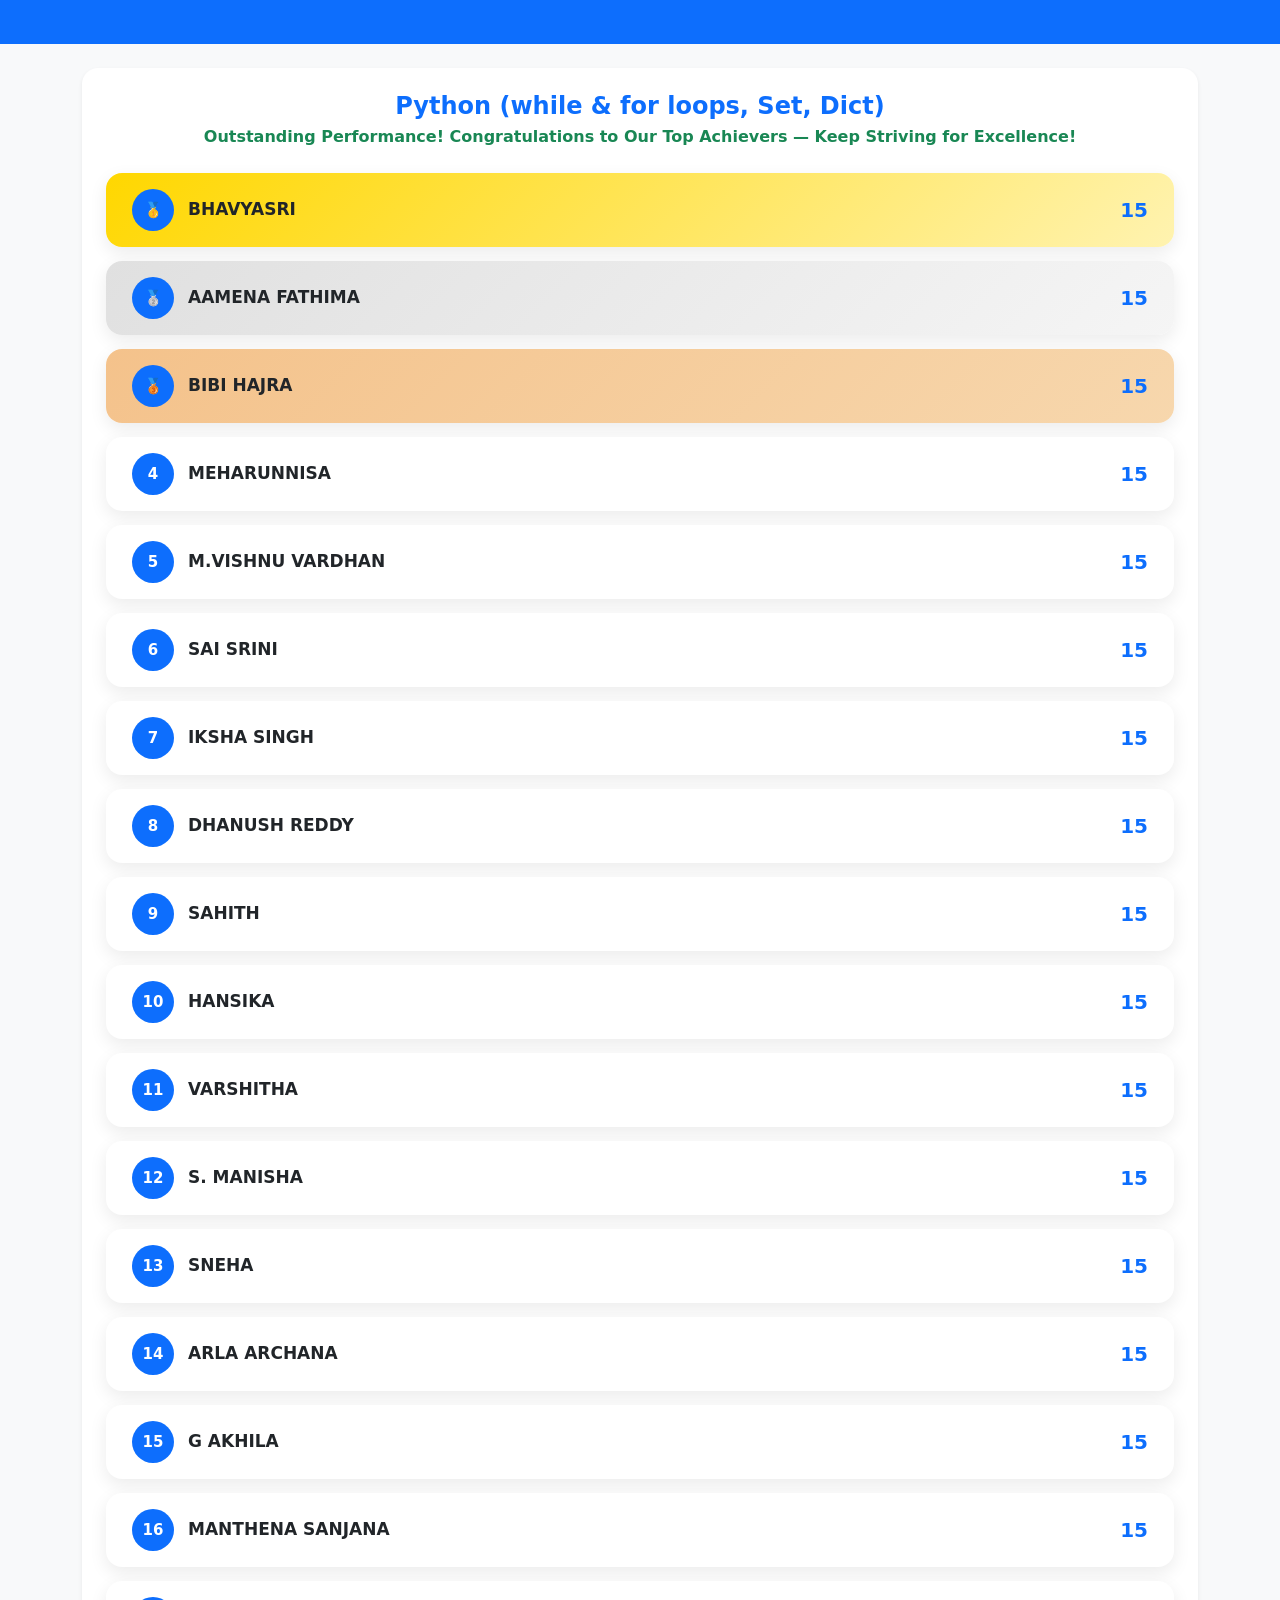
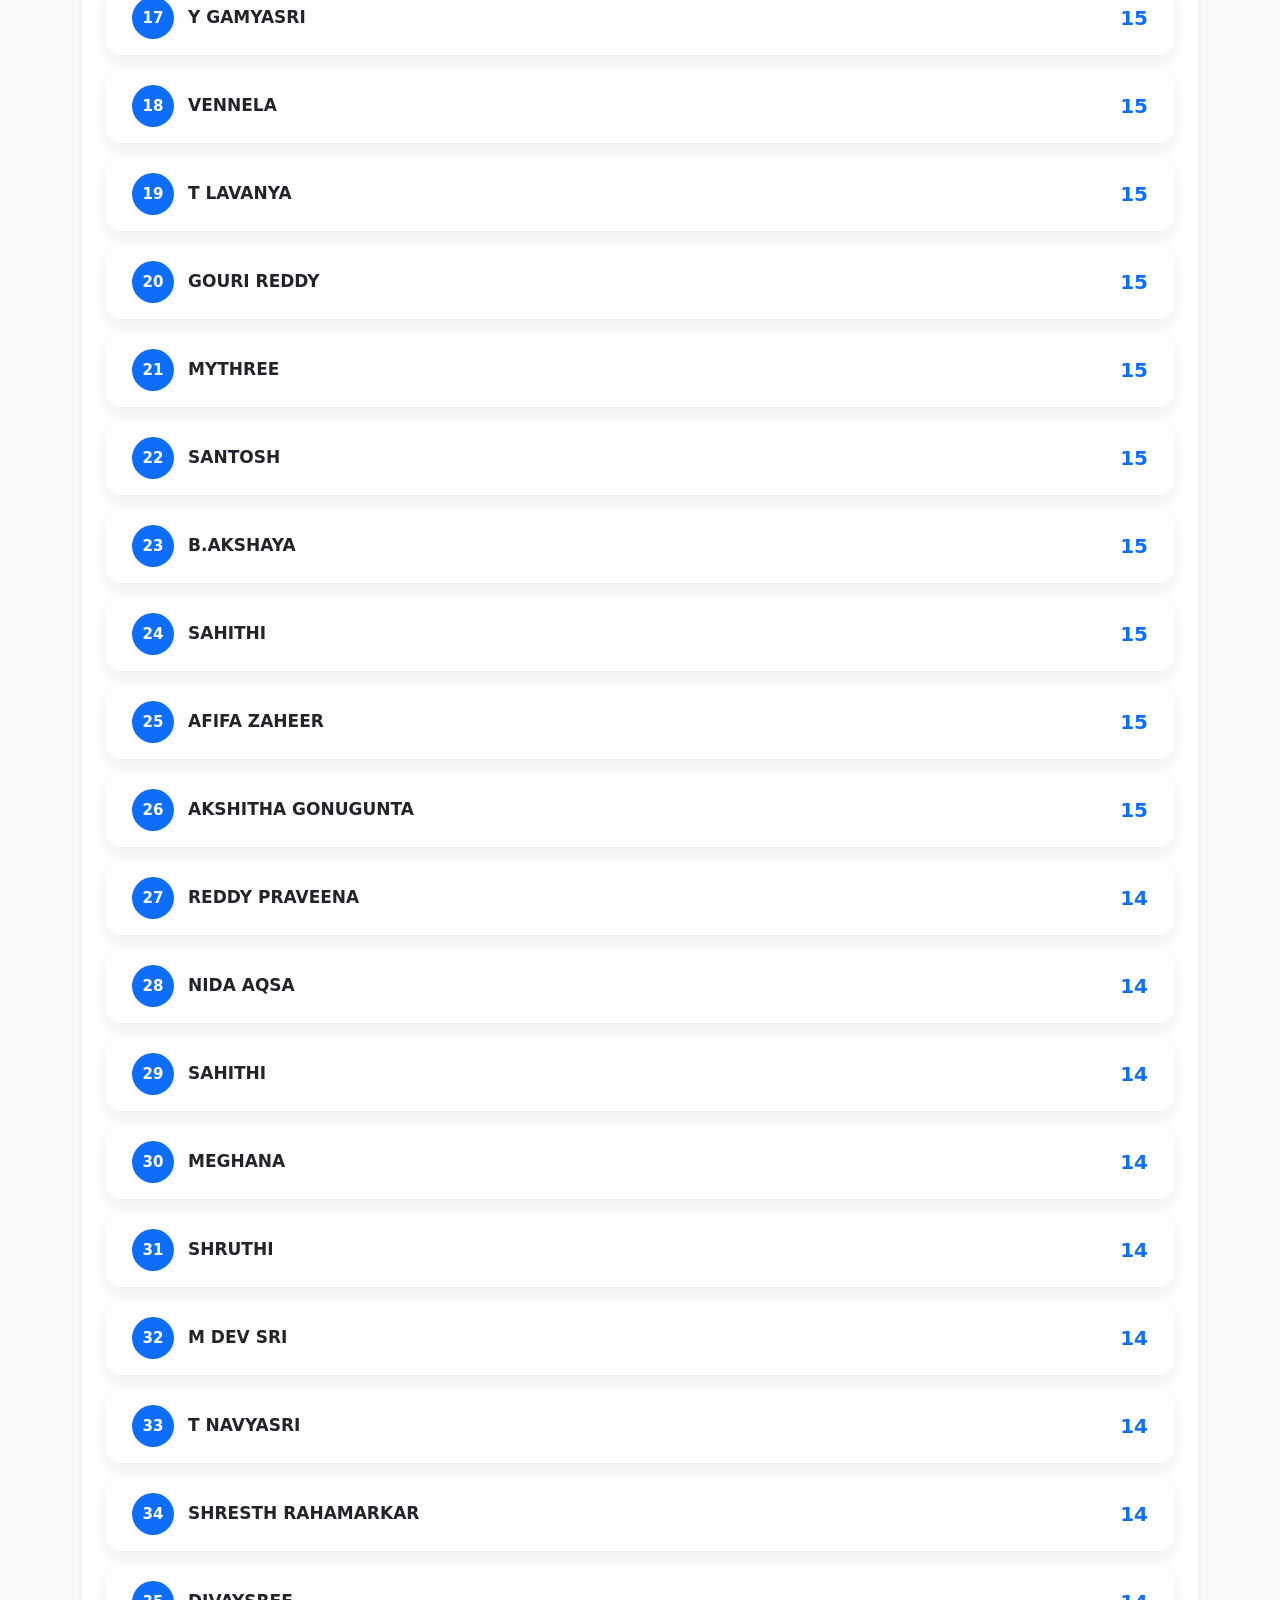
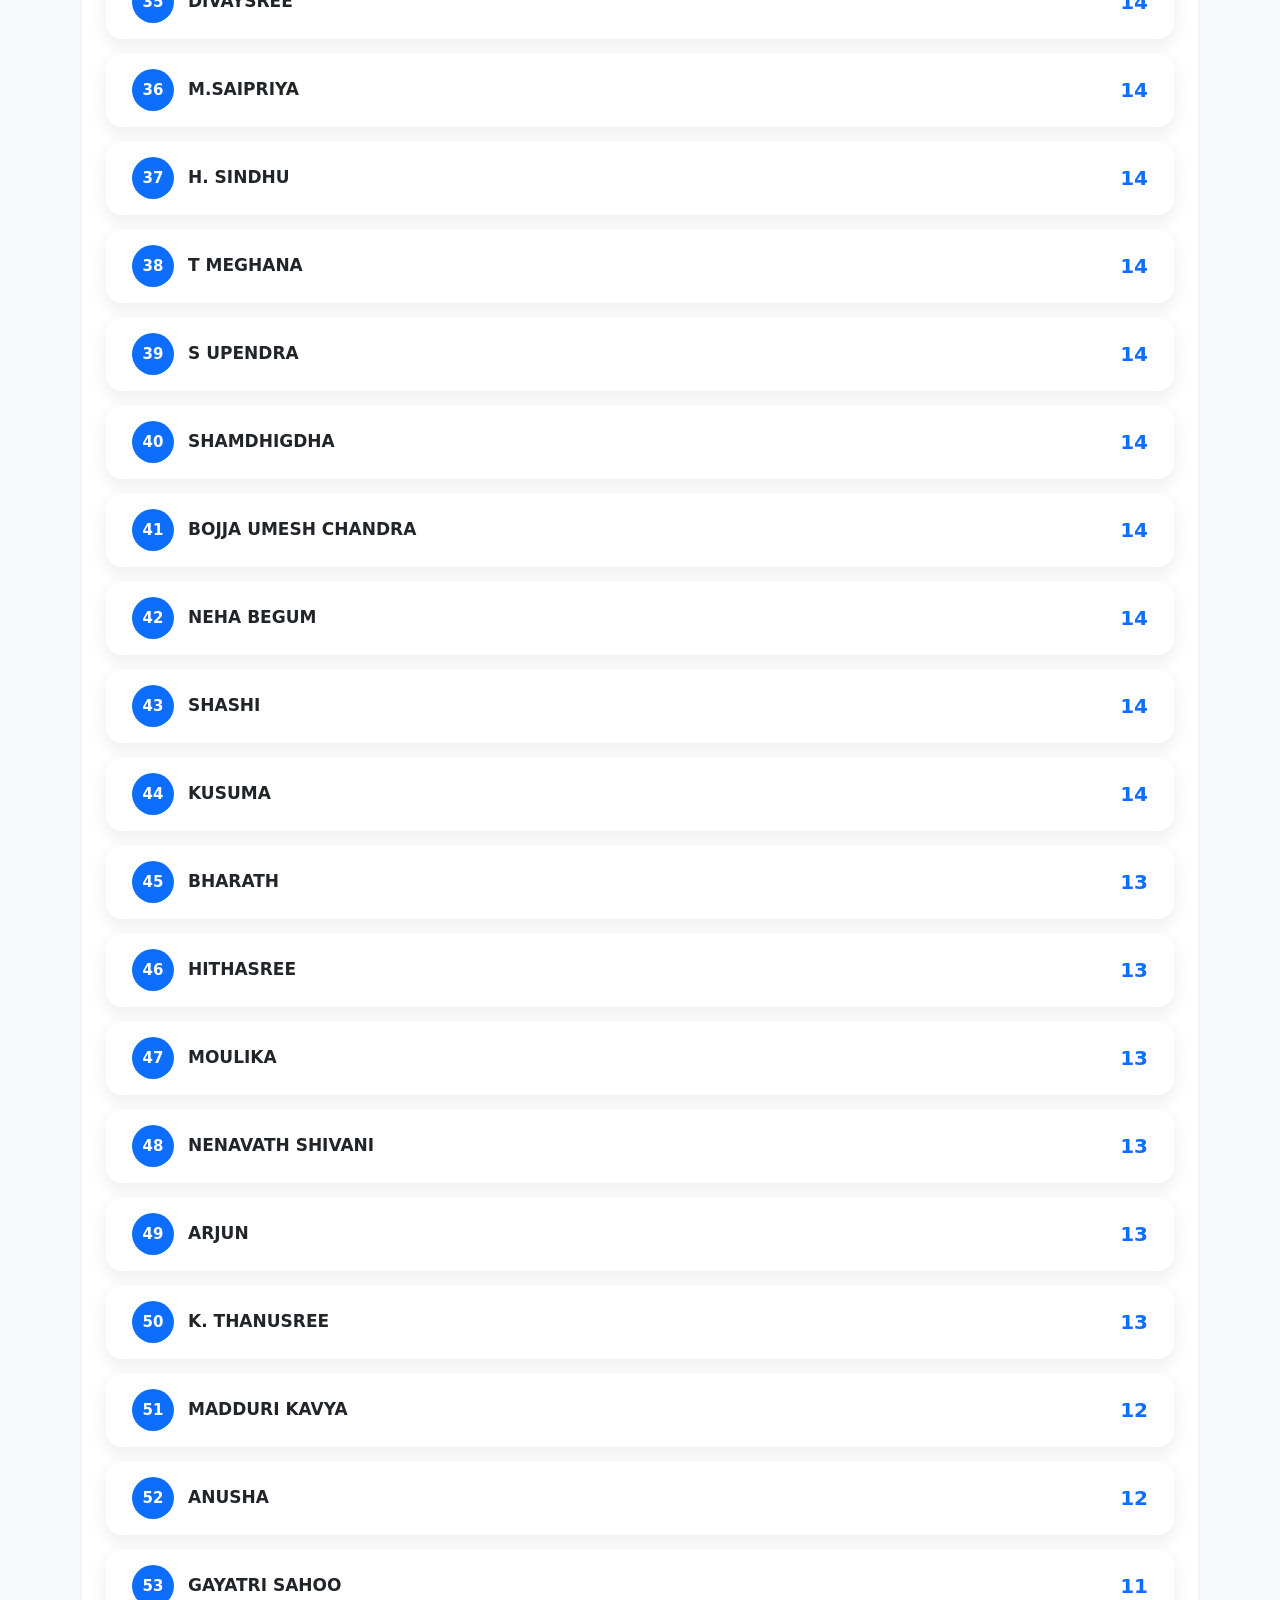
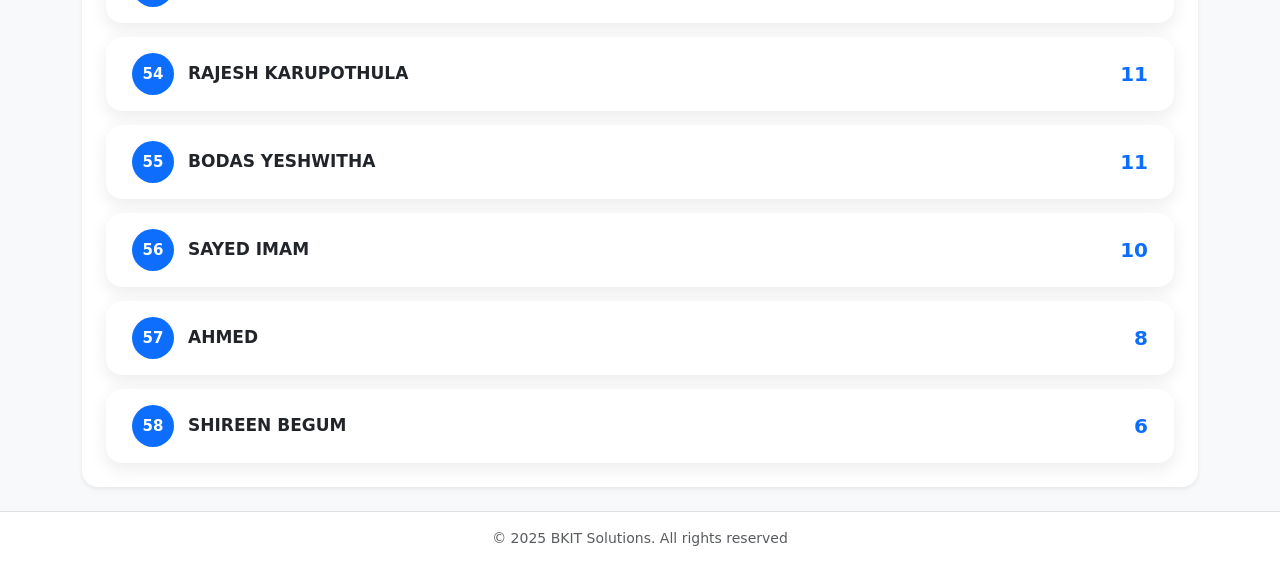
<file: index.html>
<!DOCTYPE html>
<html lang="en">
<head>
  <meta name="author" content="BKIT Solutions" />
  <meta name="description" content="BKIT Student Performance Dashboard showcasing top achievers with a modern, responsive leaderboard experience." />
  <meta name="keywords" content="BKIT, student dashboard, leaderboard, performance tracking, edtech, training institute, results" />

  <title>BKIT_MRIPS Python & AI/ML</title>
  <link rel="shortcut icon" href="./fav.png">

  <!-- Bootstrap CSS -->
  <link
    href="https://cdn.jsdelivr.net/npm/bootstrap@5.3.2/dist/css/bootstrap.min.css"
    rel="stylesheet"
  />

  <!-- Custom CSS -->
  <link rel="stylesheet" href="./style.css" />
</head>

<body class="bg-light">

  <!-- 🎉 MARQUEE -->
  <div class="marquee-wrapper">
    <div class="marquee-text">
      Outstanding Performance! Congratulations to Our Top Achievers — Keep Striving for Excellence!
    </div>
  </div>

  <!-- MAIN CONTENT -->
  <main class="container my-4">

    <div class="card shadow-sm border-0 rounded-4">
      <div class="card-body p-3 p-md-4">

        <h4 id="week-title" class="text-center fw-bold text-primary mb-1"></h4>
        <p id="banner-text" class="text-center text-success fw-semibold mb-4"></p>

        <!-- 🔥 FLEX LEADERBOARD -->
        <div id="leaderboard" class="leaderboard"></div>

      </div>
    </div>

  </main>

  <!-- FOOTER -->
  <footer class="bg-white border-top py-3">
    <div class="container text-center text-muted small">
      © 2025 BKIT Solutions. All rights reserved
    </div>
  </footer>

  <script src="./script.js"></script>
</body>
</html>
</file>
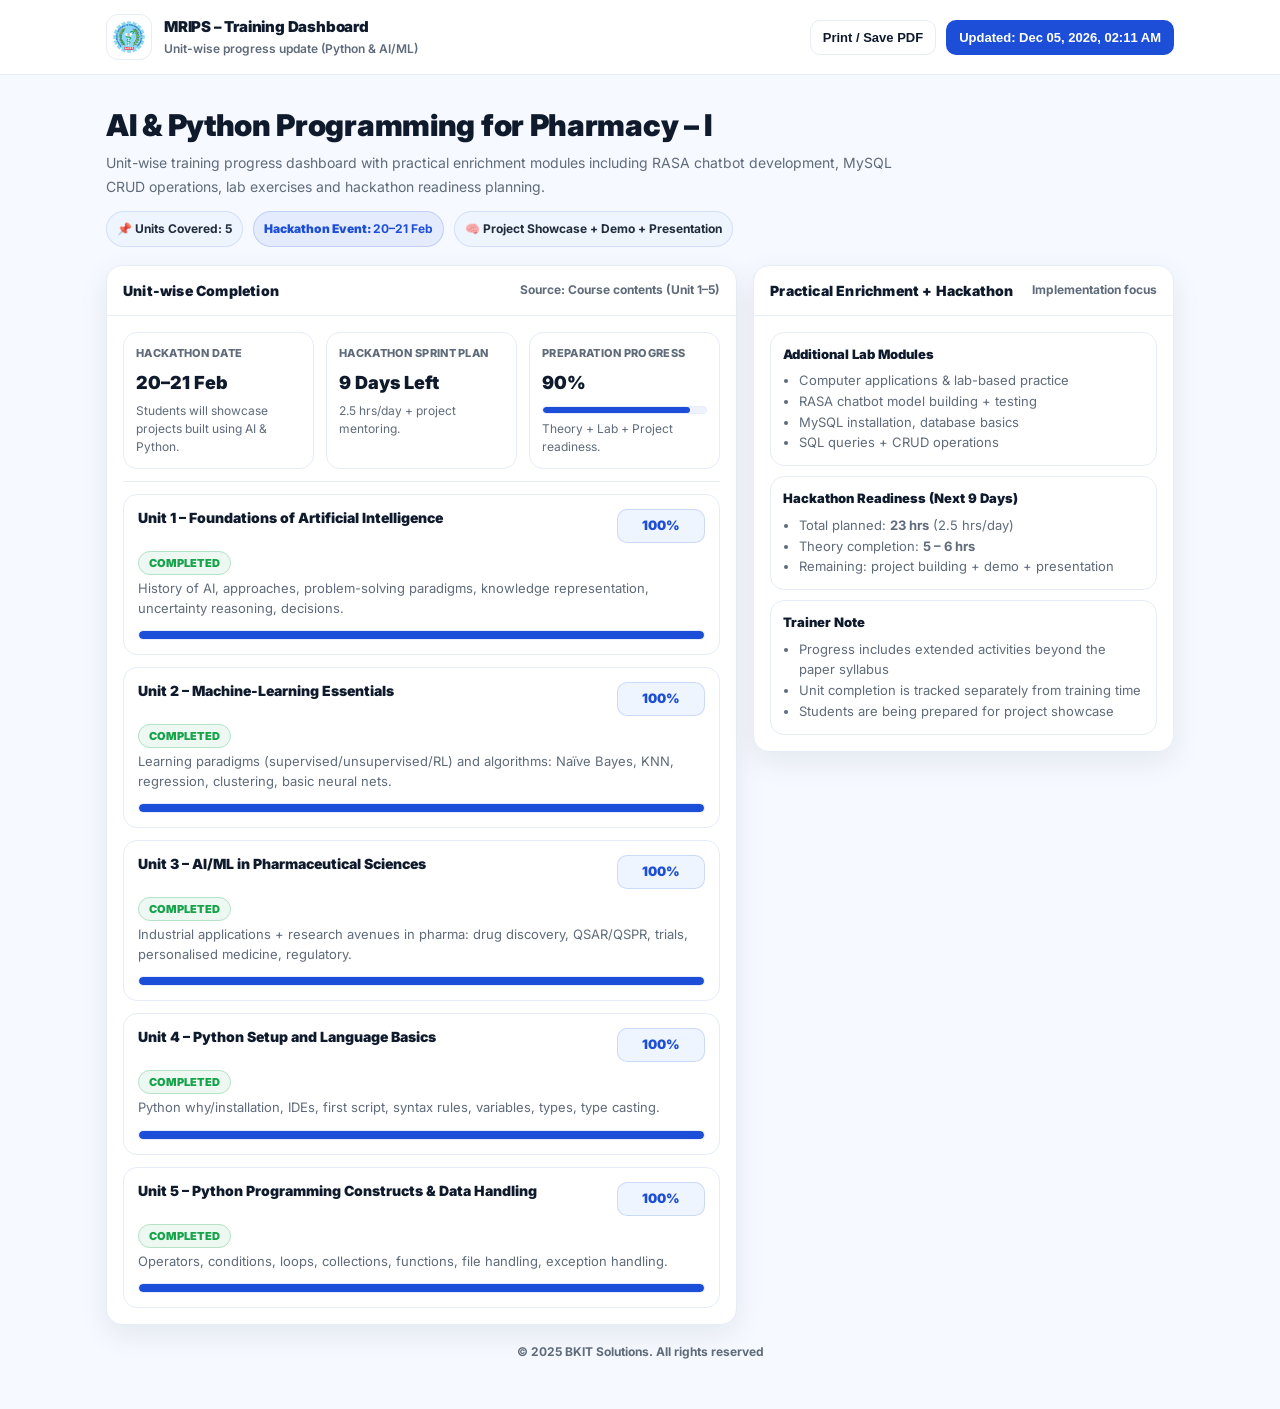
<file: progress.html>
<!DOCTYPE html>
<html lang="en">
<head>
  <meta charset="UTF-8" />
  <meta name="viewport" content="width=device-width, initial-scale=1.0" />
  <title>MRIPS | Unit-wise Progress Dashboard</title>

  <link rel="shortcut icon" href="./fav.png">
  <link rel="preconnect" href="https://fonts.googleapis.com">
  <link rel="preconnect" href="https://fonts.gstatic.com" crossorigin>
  <link href="https://fonts.googleapis.com/css2?family=Inter:wght@400;600;700;800;900&display=swap" rel="stylesheet">

  <style>
    :root{
      /* SaaS / College theme */
      --bg: #f6f9ff;
      --panel: #ffffff;
      --border: #e6edf7;
      --text: #0f1b2d;
      --muted: #5f6b7a;

      --primary: #1d4ed8;     /* blue */
      --primary-2: #2563eb;
      --soft: #eef5ff;

      --success: #16a34a;
      --warning: #d97706;

      --shadow: 0 10px 30px rgba(15, 27, 45, 0.08);
      --radius: 16px;
    }

    *{ box-sizing:border-box; margin:0; padding:0; }
    body{
      font-family: Inter, system-ui, -apple-system, Segoe UI, Roboto, Arial;
      background: var(--bg);
      color: var(--text);
      line-height: 1.5;
    }

    /* Top header (college website style) */
    .topbar{
      background: var(--panel);
      border-bottom: 1px solid var(--border);
      position: sticky;
      top: 0;
      z-index: 10;
    }

    .topbar-inner{
      max-width: 1100px;
      margin: 0 auto;
      padding: 14px 16px;
      display:flex;
      align-items:center;
      justify-content: space-between;
      gap: 12px;
    }

    .brand{
      display:flex;
      align-items:center;
      gap: 12px;
    }

    .logo{
      width: 46px;
      height: 46px;
      border-radius: 12px;
      background: #ffffff;
      border: 1px solid var(--border);
      display: flex;
      align-items: center;
      justify-content: center;
      overflow: hidden;
      flex-shrink: 0;
    }

    .logo img{
      width: 100%;
      height: 100%;
      object-fit: contain;
      padding: 6px;
    }

    .brand-title{
      display:flex;
      flex-direction: column;
      gap: 2px;
    }
    .brand-title b{
      font-size: 15px;
      font-weight: 900;
      letter-spacing: -0.2px;
    }
    .brand-title span{
      font-size: 12px;
      color: var(--muted);
      font-weight: 600;
    }

    .actions{
      display:flex;
      align-items:center;
      gap: 10px;
      flex-wrap: wrap;
      justify-content: flex-end;
    }

    .btn{
      cursor:pointer;
      border-radius: 10px;
      border: 1px solid var(--border);
      background: var(--panel);
      padding: 9px 12px;
      font-size: 13px;
      font-weight: 700;
      color: var(--text);
      transition: 0.2s ease;
    }
    .btn:hover{ transform: translateY(-1px); box-shadow: 0 10px 20px rgba(15,27,45,0.08); }
    .btn.primary{
      border-color: rgba(29,78,216,0.25);
      background: var(--primary);
      color: white;
    }

    /* Layout */
    .wrap{
      max-width: 1100px;
      margin: 0 auto;
      padding: 18px 16px 48px;
    }

    /* ================= HERO ================= */
    .hero{
      margin-top: 14px;
      display:flex;
      align-items:flex-start;
      justify-content: space-between;
      gap: 14px;
      flex-wrap: wrap;
    }

    .hero-left{
      flex: 1 1 560px;
      min-width: 280px;
    }

    .hero-left h1{
      font-size: clamp(20px, 2.4vw, 30px);
      line-height: 1.2;
      letter-spacing: -0.3px;
      font-weight: 900;
      margin-bottom: 8px;
    }

    .hero-left p{
      color: var(--muted);
      font-size: 14px;
      max-width: 820px;
      line-height: 1.7;
    }

    .pill-row{
      margin-top: 12px;
      display:flex;
      gap: 10px;
      flex-wrap: wrap;
      align-items: center;
    }

    .pill{
      background: var(--soft);
      border: 1px solid rgba(29,78,216,0.12);
      color: rgba(15,27,45,0.92);
      padding: 8px 10px;
      font-size: 12px;
      border-radius: 999px;
      font-weight: 700;
    }

    /* NEW hero highlight pill */
    .pill.hackathon{
      background: rgba(29,78,216,0.08);
      border: 1px solid rgba(29,78,216,0.18);
      color: var(--primary);
      font-weight: 900;
      position: relative;
      overflow: hidden;
    }
    .pill.hackathon::after{
      content:"";
      position:absolute;
      inset:0;
      background: linear-gradient(90deg, transparent, rgba(255,255,255,0.55), transparent);
      transform: translateX(-100%);
      animation: shine 2.4s ease infinite;
      opacity: 0.7;
    }
    @keyframes shine{
      0% { transform: translateX(-100%); }
      100% { transform: translateX(100%); }
    }

    /* Cards */
    .grid{
      margin-top: 18px;
      display:grid;
      grid-template-columns: 1.2fr 0.8fr;
      gap: 16px;
      align-items:start;
    }

    .card{
      background: var(--panel);
      border: 1px solid var(--border);
      border-radius: var(--radius);
      box-shadow: var(--shadow);
      overflow: hidden;
    }

    .card-head{
      padding: 14px 16px;
      border-bottom: 1px solid var(--border);
      display:flex;
      justify-content: space-between;
      gap: 10px;
      align-items: center;
    }
    .card-head h2{
      font-size: 14px;
      font-weight: 900;
      letter-spacing: 0.2px;
    }
    .card-head span{
      color: var(--muted);
      font-size: 12px;
      font-weight: 700;
    }

    .card-body{
      padding: 16px;
    }

    /* Summary metrics */
    .stats{
      display:grid;
      grid-template-columns: repeat(3, 1fr);
      gap: 12px;
    }
    .stat{
      border: 1px solid var(--border);
      border-radius: 14px;
      padding: 12px;
      background: #fff;
      position: relative;
      overflow: hidden;
    }
    .stat small{
      color: var(--muted);
      font-weight: 800;
      font-size: 11px;
      display:block;
      margin-bottom: 8px;
      letter-spacing: 0.3px;
      text-transform: uppercase;
    }
    .stat b{
      font-size: 18px;
      font-weight: 900;
    }
    .stat .hint{
      margin-top: 6px;
      font-size: 12px;
      color: var(--muted);
    }

    /* NEW hackathon progress bar inside stat */
    .mini-bar{
      margin-top: 10px;
      height: 8px;
      border-radius: 999px;
      background: #eef2ff;
      border: 1px solid #e7ecff;
      overflow:hidden;
    }
    .mini-fill{
      width: 0%;
      height: 100%;
      background: var(--primary);
      border-radius: 999px;
      transition: width 1400ms cubic-bezier(.2,.8,.2,1);
    }

    /* Unit list */
    .units{
      display:flex;
      flex-direction: column;
      gap: 12px;
    }

    .unit{
      border: 1px solid var(--border);
      border-radius: 14px;
      padding: 14px;
      background: #ffffff;
      transition: 0.2s ease;
    }
    .unit:hover{
      box-shadow: 0 12px 30px rgba(15,27,45,0.08);
      transform: translateY(-1px);
    }

    .unit-top{
      display:flex;
      gap: 12px;
      align-items:flex-start;
      justify-content: space-between;
    }

    /* ✅ fix long title spacing issues */
    .unit-head{
      flex: 1;
      min-width: 0;
    }

    /* title + percent should NEVER break layout */
    .unit-title-row{
      display:flex;
      align-items:flex-start;
      justify-content: space-between;
      gap: 12px;
    }

    .unit-title{
      font-weight: 900;
      font-size: 14px;
      line-height: 1.35;
      margin: 0;
    }

    /* badge always consistent */
    .unit-badge-row{
      margin-top: 6px;
      margin-bottom: 6px;
    }

    .unit-desc{
      font-size: 13px;
      color: var(--muted);
      max-width: 760px;
    }

    /* right-side percent marker */
    .percent{
      min-width: 88px;
      height: 34px;
      border-radius: 10px;
      background: var(--soft);
      border: 1px solid rgba(29,78,216,0.16);
      color: var(--primary);
      display:flex;
      align-items:center;
      justify-content:center;
      font-weight: 900;
      font-size: 13px;
      flex-shrink: 0;
    }

    /* progress bar */
    .bar{
      margin-top: 12px;
      height: 10px;
      border-radius: 999px;
      background: #eef2ff;
      overflow:hidden;
      border: 1px solid #e7ecff;
    }
    .fill{
      width: 0%;
      height: 100%;
      border-radius: 999px;
      background: var(--primary);
      transition: width 1400ms cubic-bezier(.2,.8,.2,1);
    }

    /* tags */
    .tag{
      padding: 4px 10px;
      border-radius: 999px;
      border: 1px solid var(--border);
      background: #fff;
      font-weight: 900;
      color: rgba(15,27,45,0.9);
      font-size: 11px;
      width: fit-content;
    }
    .tag.good{ border-color: rgba(22,163,74,0.25); background: rgba(22,163,74,0.08); color: var(--success); }
    .tag.warn{ border-color: rgba(217,119,6,0.25); background: rgba(217,119,6,0.08); color: var(--warning); }

    /* Side panels */
    .list{
      display:flex;
      flex-direction: column;
      gap: 10px;
    }

    .item{
      border: 1px solid var(--border);
      border-radius: 14px;
      padding: 12px;
      background: #fff;
    }
    .item h3{
      font-size: 13px;
      font-weight: 900;
      margin-bottom: 6px;
    }
    .item ul{
      margin-left: 16px;
      color: var(--muted);
      font-size: 13px;
      line-height: 1.6;
    }

    .divider{
      height: 1px;
      background: var(--border);
      margin: 12px 0;
    }

    .foot{
      text-align:center;
      margin-top: 18px;
      color: var(--muted);
      font-size: 12px;
      font-weight: 700;
    }

    /* Responsive */
    @media (max-width: 960px){
      .grid{ grid-template-columns: 1fr; }
      .stats{ grid-template-columns: 1fr; }
      .actions{ display:none; }
    }

    /* Print view (for management reports) */
    @media print{
      .topbar{ position: static; }
      .btn{ display:none; }
      body{ background: #fff; }
      .card{ box-shadow:none; }
    }
  </style>
</head>

<body>
  <!-- Top bar -->
  <div class="topbar">
    <div class="topbar-inner">
      <div class="brand">
        <div class="logo"><img src="./Mrips-Logo.png" alt=""></div>

        <div class="brand-title">
          <b>MRIPS – Training Dashboard</b>
          <span>Unit-wise progress update (Python & AI/ML)</span>
        </div>
      </div>

      <div class="actions">
        <button class="btn" onclick="window.print()">Print / Save PDF</button>
        <button class="btn primary" id="updatedBtn">Updated: --</button>
      </div>
    </div>
  </div>

  <div class="wrap">
    <!-- ✅ HERO UPDATED -->
    <div class="hero">
      <div class="hero-left">
        <h1>AI & Python Programming for Pharmacy – I</h1>
        <p>
          Unit-wise training progress dashboard with practical enrichment modules including
          RASA chatbot development, MySQL CRUD operations, lab exercises and hackathon readiness planning.
        </p>

        <div class="pill-row">
          <div class="pill">📌 Units Covered: <b>5</b></div>
          <div class="pill hackathon">Hackathon Event: <b>20–21 Feb</b></div>
          <div class="pill">🧠 Project Showcase + Demo + Presentation</div>
        </div>
      </div>
    </div>

    <!-- Main grid -->
    <div class="grid">
      <!-- Left main -->
      <div class="card">
        <div class="card-head">
          <h2>Unit-wise Completion</h2>
          <span>Source: Course contents (Unit 1–5)</span>
        </div>

        <div class="card-body">

          <!-- ✅ STATS UPDATED (Hackathon highlight + animations) -->
          <div class="stats" id="hackathonBlock">

            <div class="stat">
              <small>Hackathon Date</small>
              <b>20–21 Feb</b>
              <div class="hint">Students will showcase projects built using AI & Python.</div>
            </div>

            <div class="stat">
              <small>Hackathon Sprint Plan</small>
              <b>9 Days Left</b>
              <div class="hint">2.5 hrs/day + project mentoring.</div>
            </div>

            <div class="stat">
              <small>Preparation Progress</small>
              <b><span id="hackStatPct">0</span>%</b>
              <div class="mini-bar">
                <div class="mini-fill" id="hackStatFill"></div>
              </div>
              <div class="hint">Theory + Lab + Project readiness.</div>
            </div>

          </div>

          <div class="divider"></div>

          <div class="units" id="units"></div>
        </div>
      </div>

      <!-- Right side -->
      <div class="card">
        <div class="card-head">
          <h2>Practical Enrichment + Hackathon</h2>
          <span>Implementation focus</span>
        </div>

        <div class="card-body">
          <div class="list">
            <div class="item">
              <h3>Additional Lab Modules</h3>
              <ul>
                <li>Computer applications & lab-based practice</li>
                <li>RASA chatbot model building + testing</li>
                <li>MySQL installation, database basics</li>
                <li>SQL queries + CRUD operations</li>
              </ul>
            </div>

            <div class="item">
              <h3>Hackathon Readiness (Next 9 Days)</h3>
              <ul>
                <li>Total planned: <b>23 hrs</b> (2.5 hrs/day)</li>
                <li>Theory completion: <b>5 – 6 hrs</b></li>
                <li>Remaining: project building + demo + presentation</li>
              </ul>
            </div>

            <div class="item">
              <h3>Trainer Note</h3>
              <ul>
                <li>Progress includes extended activities beyond the paper syllabus</li>
                <li>Unit completion is tracked separately from training time</li>
                <li>Students are being prepared for project showcase</li>
              </ul>
            </div>
          </div>
        </div>
      </div>

    </div>

    <div class="foot">© 2025 BKIT Solutions. All rights reserved</div>
  </div>

  <script>
    // === Settings ===
    const TOTAL_COMPLETED_HOURS = 40;
    const UNITS = 5;
    const HOURS_PER_UNIT = TOTAL_COMPLETED_HOURS / UNITS;

    // Hackathon progress (change anytime)
    const HACKATHON_PROGRESS = 90;

    // % completion you provided
    const unitProgress = [
      { name: "Unit 1 – Foundations of Artificial Intelligence", percent: 100 },
      { name: "Unit 2 – Machine-Learning Essentials", percent: 100 },
      { name: "Unit 3 – AI/ML in Pharmaceutical Sciences", percent: 100 },
      { name: "Unit 4 – Python Setup and Language Basics", percent: 100 },
      { name: "Unit 5 – Python Programming Constructs & Data Handling", percent: 100 },
    ];

    const unitDesc = [
      "History of AI, approaches, problem-solving paradigms, knowledge representation, uncertainty reasoning, decisions.",
      "Learning paradigms (supervised/unsupervised/RL) and algorithms: Naïve Bayes, KNN, regression, clustering, basic neural nets.",
      "Industrial applications + research avenues in pharma: drug discovery, QSAR/QSPR, trials, personalised medicine, regulatory.",
      "Python why/installation, IDEs, first script, syntax rules, variables, types, type casting.",
      "Operators, conditions, loops, collections, functions, file handling, exception handling."
    ];

    // === Render Units ===
    const unitsEl = document.getElementById("units");

    unitProgress.forEach((u, i) => {
      const tagClass =
        u.percent === 100 ? "good" : (u.percent >= 60 ? "warn" : "");

      const tagText =
        u.percent === 100 ? "COMPLETED" : (u.percent >= 60 ? "IN PROGRESS" : "STARTED");

      const div = document.createElement("div");
      div.className = "unit";

      div.innerHTML = `
        <div class="unit-top">
          <div class="unit-head">

            <div class="unit-title-row">
              <div class="unit-title">${u.name}</div>
              <div class="percent" data-target="${u.percent}">0%</div>
            </div>

            <div class="unit-badge-row">
              <span class="tag ${tagClass}">${tagText}</span>
            </div>

            <div class="unit-desc">${unitDesc[i]}</div>
          </div>
        </div>

        <div class="bar">
          <div class="fill" data-fill="${u.percent}"></div>
        </div>
      `;

      unitsEl.appendChild(div);
    });

    // Updated date badge
    const now = new Date();
    const stamp = now.toLocaleString(undefined, { year:"numeric", month:"short", day:"2-digit", hour:"2-digit", minute:"2-digit" });
    const updatedBtn = document.getElementById("updatedBtn");
    updatedBtn.textContent = "Updated: " + stamp;

    // Animations
    function animate(){
      // Unit bars
      document.querySelectorAll(".fill").forEach((fill, idx) => {
        const target = fill.getAttribute("data-fill");
        setTimeout(() => fill.style.width = target + "%", 120 + idx * 90);
      });

      // Unit percent count-up
      document.querySelectorAll(".percent").forEach((box, idx) => {
        const target = parseInt(box.getAttribute("data-target"), 10);
        let val = 0;
        const step = Math.max(1, Math.floor(target / 38));
        setTimeout(() => {
          const timer = setInterval(() => {
            val += step;
            if(val >= target){ val = target; clearInterval(timer); }
            box.textContent = val + "%";
          }, 14);
        }, 120 + idx * 90);
      });

      // Hackathon stat animation
      const fill = document.getElementById("hackStatFill");
      const pct = document.getElementById("hackStatPct");

      setTimeout(() => {
        fill.style.width = HACKATHON_PROGRESS + "%";
      }, 250);

      let current = 0;
      const stepH = Math.max(1, Math.floor(HACKATHON_PROGRESS / 40));
      const timerH = setInterval(() => {
        current += stepH;
        if(current >= HACKATHON_PROGRESS){
          current = HACKATHON_PROGRESS;
          clearInterval(timerH);
        }
        pct.textContent = current;
      }, 14);
    }

    window.addEventListener("load", animate);
  </script>
</body>
</html>
</file>
<file: style.css>
body {
  font-family: "Segoe UI", system-ui, sans-serif;
}

/* 🔁 MARQUEE */
.marquee-wrapper {
  background: #0d6efd;
  overflow: hidden;
  white-space: nowrap;
  padding: 10px 0;
}

.marquee-text {
  display: inline-block;
  padding-left: 100%;
  color: #fff;
  font-weight: 600;
  animation: marquee 26s linear infinite;
}

@keyframes marquee {
  from { transform: translateX(0); }
  to { transform: translateX(-100%); }
}

/* =========================
   🏆 LEADERBOARD (FLEX)
========================= */

.leaderboard {
  display: flex;
  flex-direction: column;
  gap: 14px;
}

/* Leaderboard Row */
.leader-row {
  background: #ffffff;
  border-radius: 16px;
  padding: 14px 18px;
  display: flex;
  align-items: center;
  justify-content: space-between;
  box-shadow: 0 6px 18px rgba(0,0,0,0.08);
  transition: transform 0.2s ease, box-shadow 0.2s ease;
}

.leader-row:hover {
  transform: translateY(-2px);
  box-shadow: 0 10px 26px rgba(0,0,0,0.12);
}

/* Left side (Rank + Name) */
.leader-left {
  display: flex;
  align-items: center;
  gap: 14px;
}

/* Rank Circle */
.leader-rank {
  width: 42px;
  height: 42px;
  border-radius: 50%;
  background: #0d6efd;
  color: #fff;
  font-weight: bold;
  display: flex;
  align-items: center;
  justify-content: center;
  font-size: 15px;
}

/* Student Name */
.leader-name {
  font-weight: 600;
  font-size: 16px;
  white-space: nowrap;
}

/* Score */
.leader-score {
  font-size: 18px;
  font-weight: bold;
  color: #0d6efd;
}

/* 🥇🥈🥉 TOP 3 */
.leader-row.rank-1 {
  background: linear-gradient(135deg, #ffd700, #fff3b0);
}

.leader-row.rank-2 {
  background: linear-gradient(135deg, #e0e0e0, #f5f5f5);
}

.leader-row.rank-3 {
  background: linear-gradient(135deg, #f4c28b, #f7d7ad);
}

/* Desktop spacing improvement */
@media (min-width: 768px) {
  .leader-row {
    padding: 16px 26px;
  }

  .leader-name {
    font-size: 17px;
  }

  .leader-score {
    font-size: 20px;
  }
}


/* =========================
   🎉 CELEBRATION CONFETTI
========================= */

.confetti {
  position: fixed;
  top: -10px;
  width: 10px;
  height: 10px;
  opacity: 0.8;
  animation: fall linear forwards;
  z-index: 9999;
}

@keyframes fall {
  to {
    transform: translateY(110vh) rotate(360deg);
    opacity: 0;
  }
}

/* 🎯 Pulse for Top 3 */
@keyframes pulse {
  0% { transform: scale(1); }
  50% { transform: scale(1.03); }
  100% { transform: scale(1); }
}

.leader-row.rank-1,
.leader-row.rank-2,
.leader-row.rank-3 {
  animation: pulse 1.5s ease-in-out 2;
}
</file>
